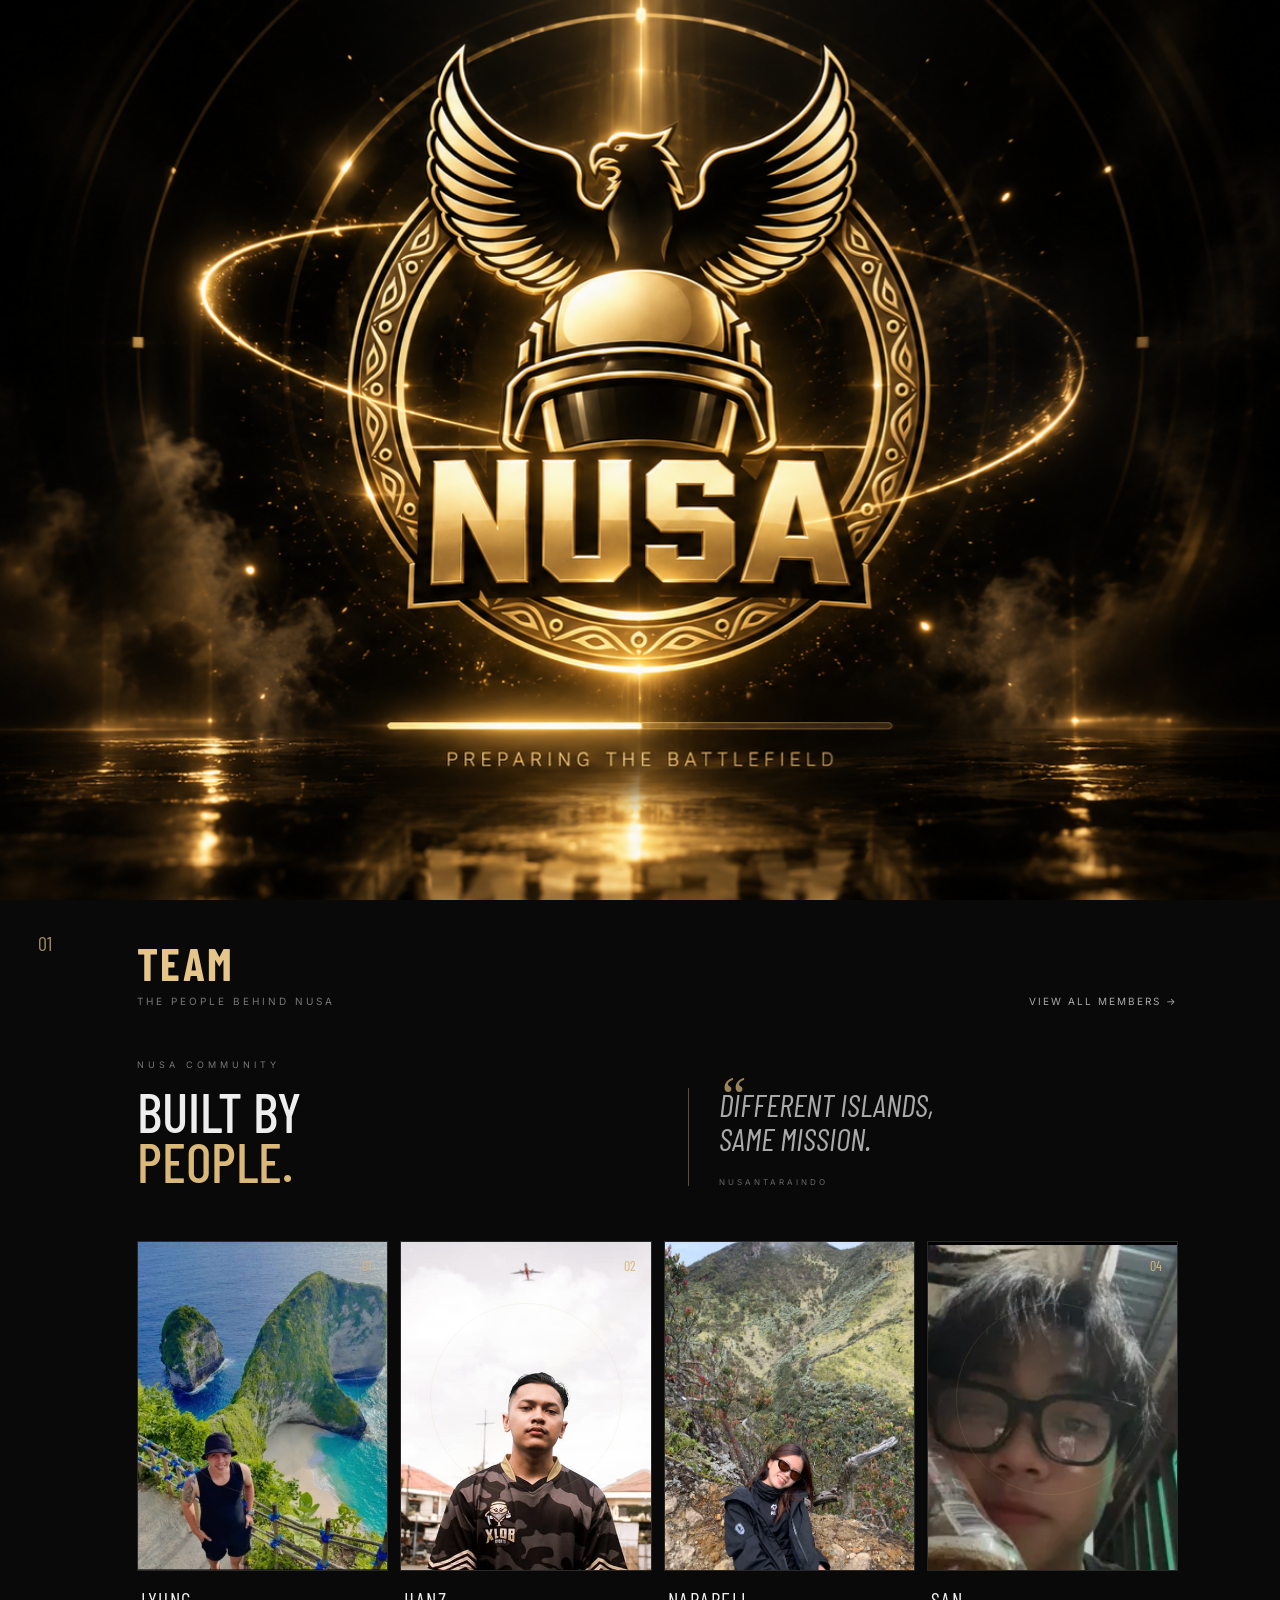
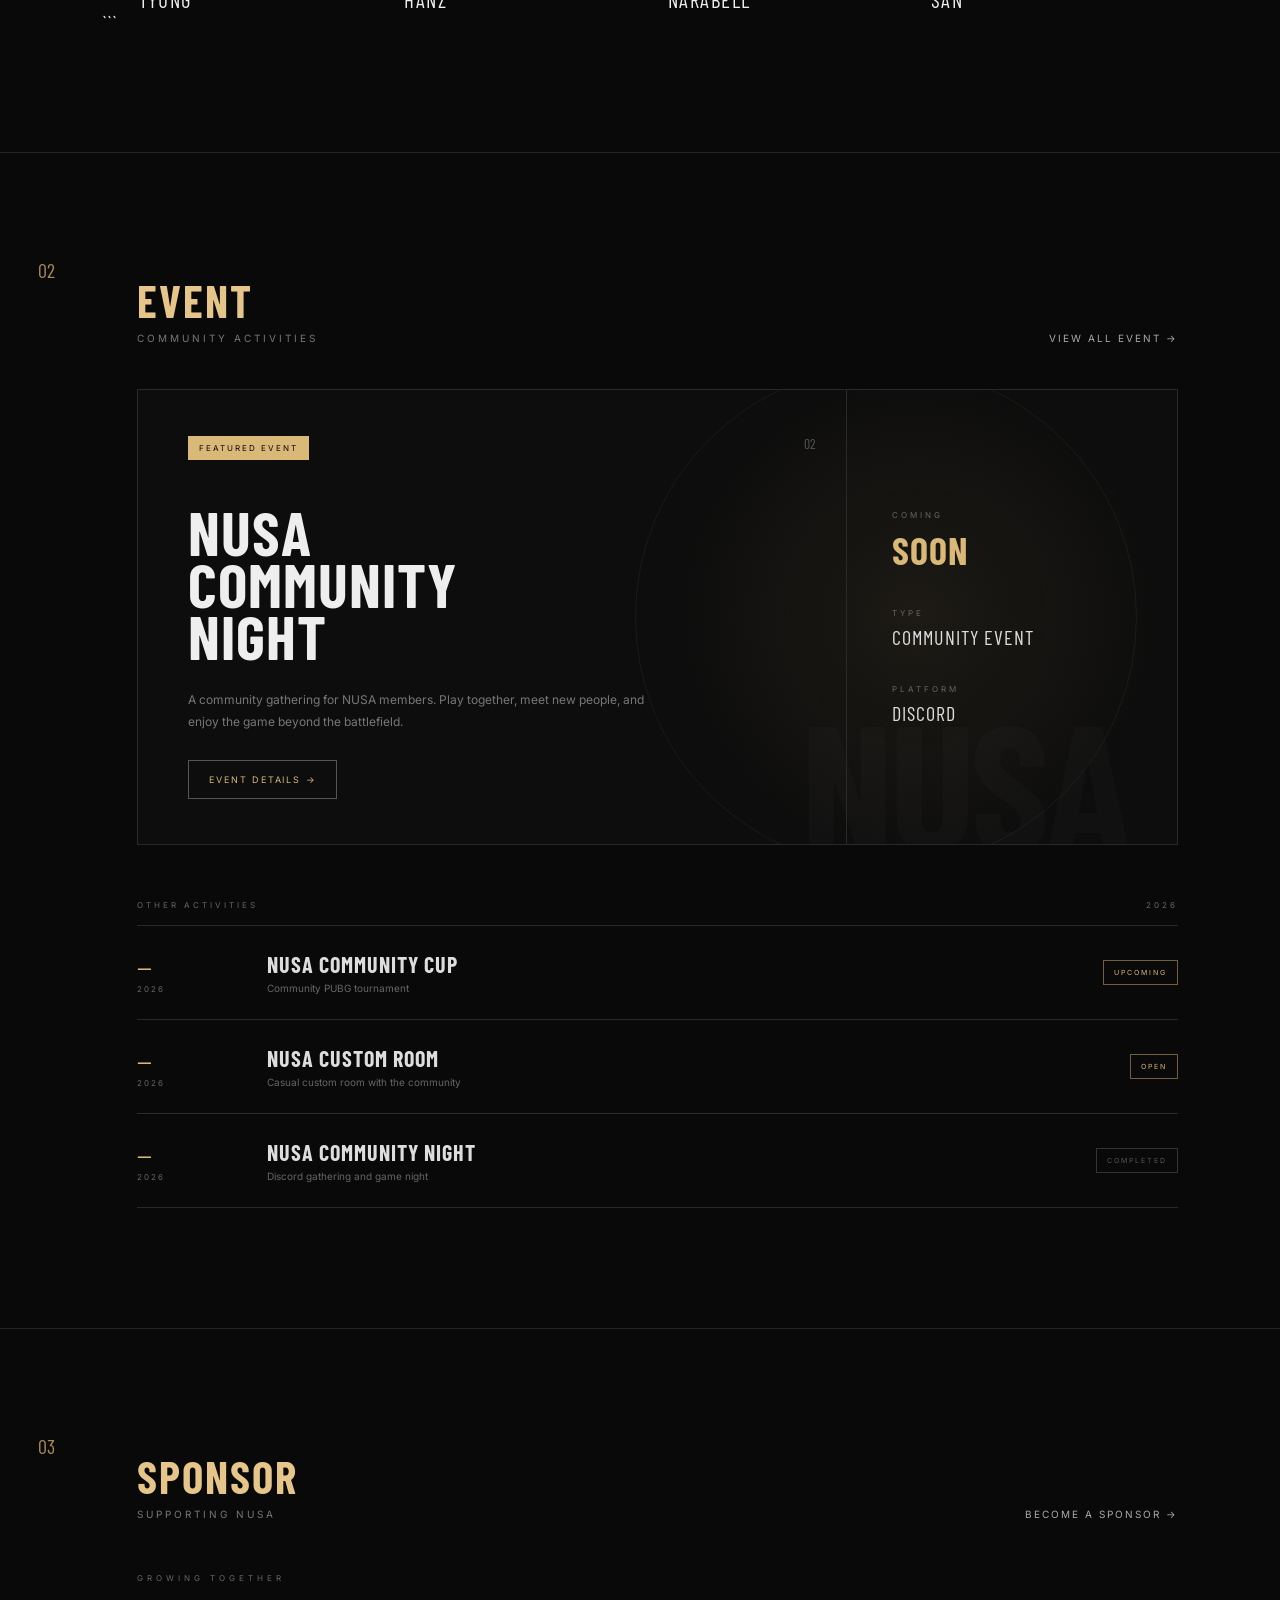
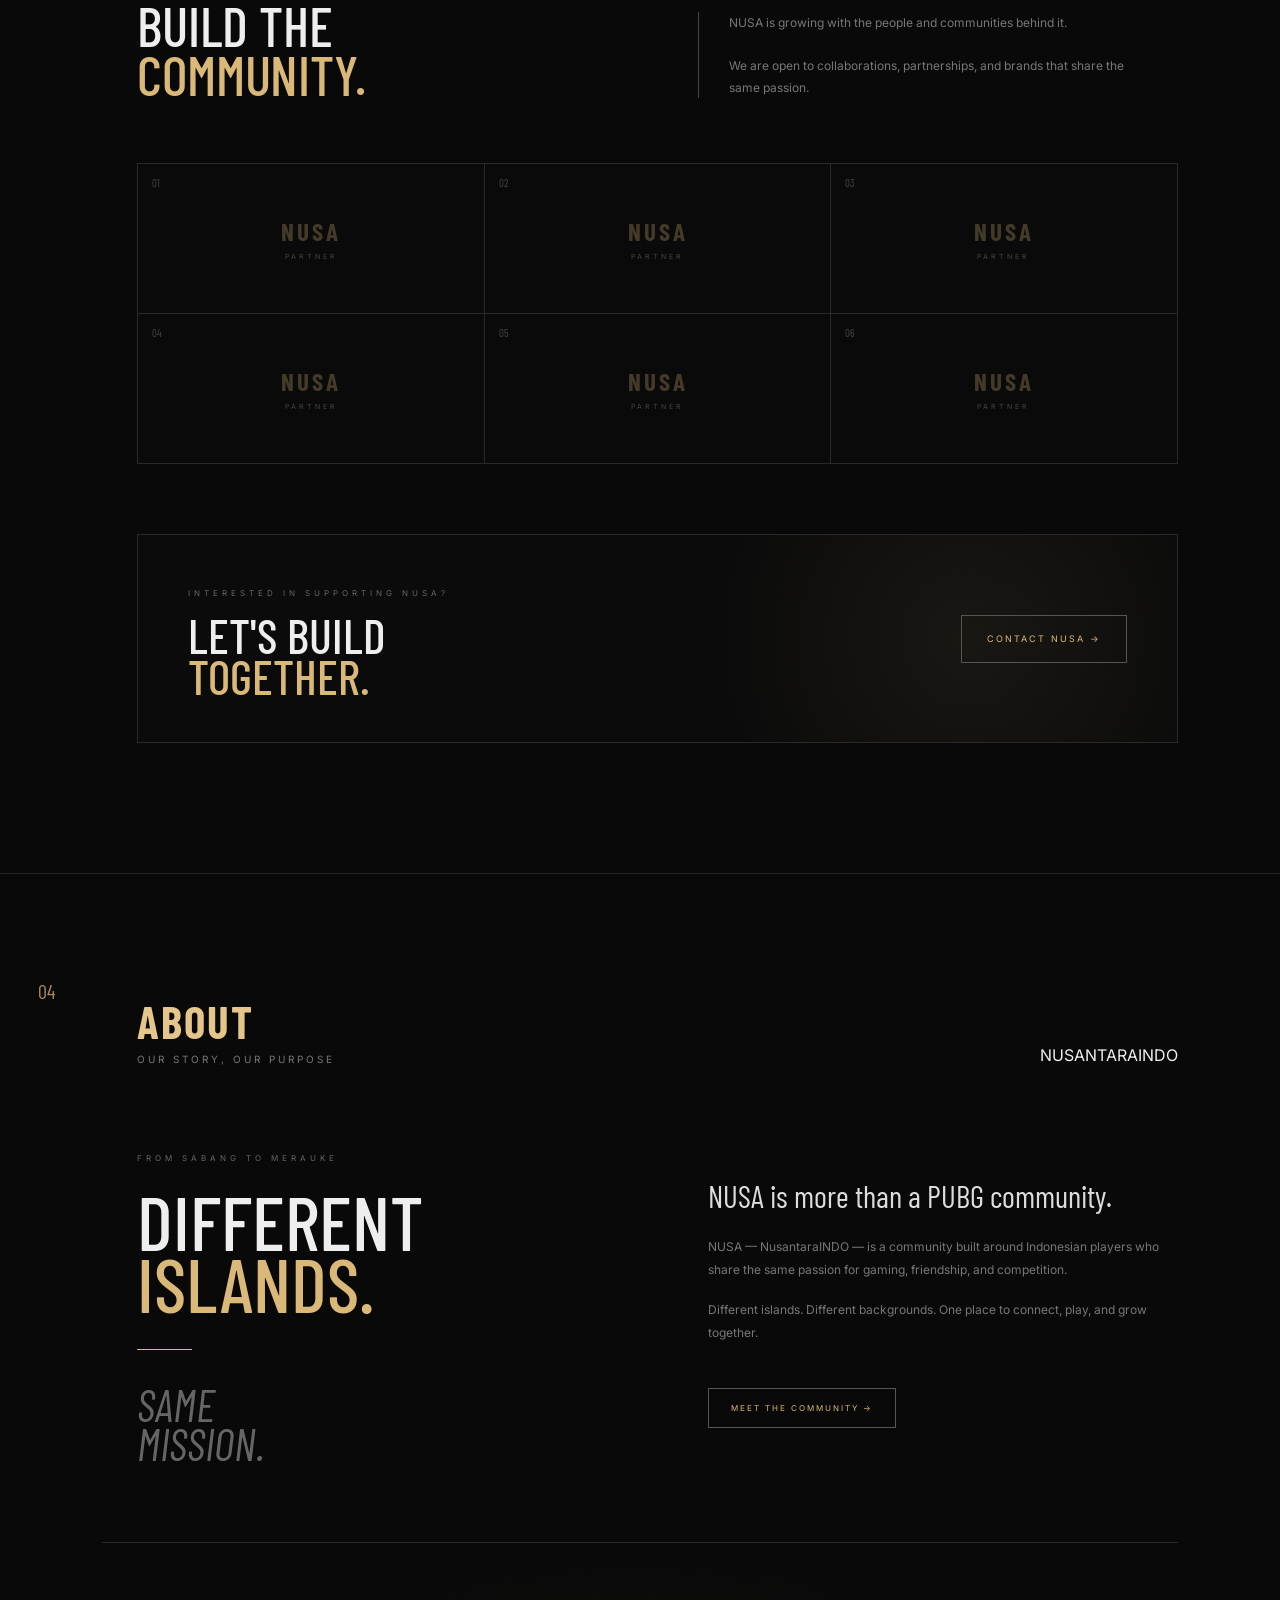
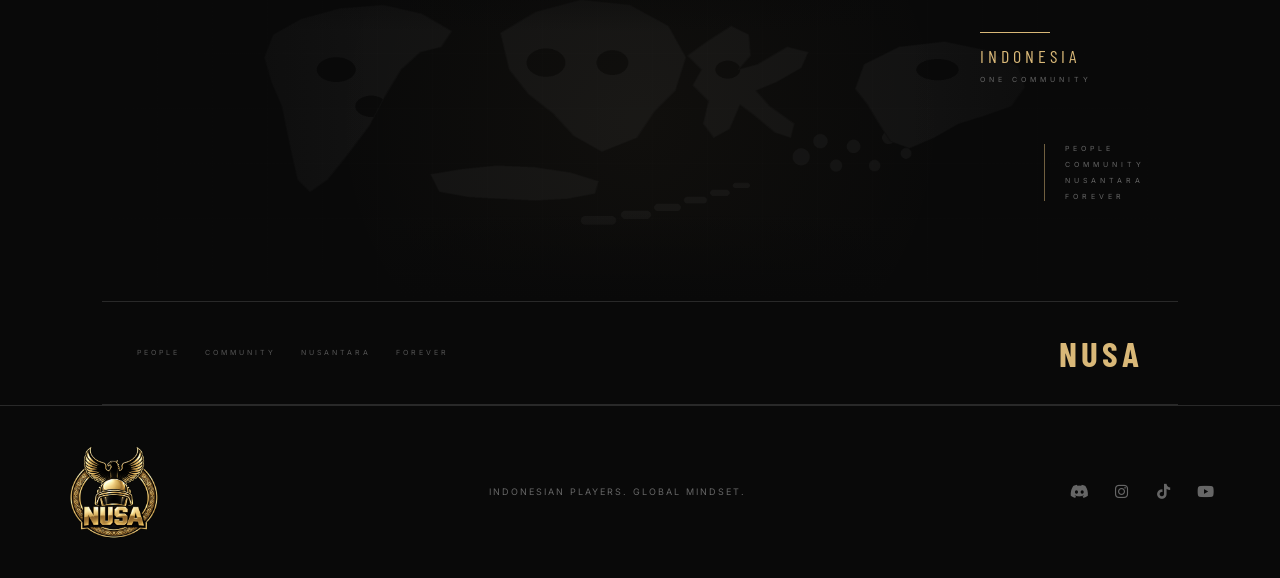
<file: index.html>
<!DOCTYPE html>
<html lang="id">
<head>
    <meta charset="UTF-8">
    <meta name="viewport" content="width=device-width, initial-scale=1.0">

    <title>NUSA — NusantaraINDO</title>

    <link rel="stylesheet" href="style.css">

    <link
    rel="stylesheet"
    href="https://cdnjs.cloudflare.com/ajax/libs/font-awesome/6.7.2/css/all.min.css"
>
</head>

<body>

    <!-- ================= PRELOADER ================= -->

    <div id="preloader">
        <img src="assets/nusa-animation.gif" alt="NUSA">
    </div>


    <!-- ================= NAVBAR ================= -->

    <header class="navbar">

        <div class="nav-logo">
            <img src="assets/logo-nusa.png" alt="NUSA">
        </div>

        <nav>
            <a href="#home" class="active">HOME</a>
            <a href="#team">TEAM</a>
            <a href="#event">EVENT</a>
            <a href="#sponsor">SPONSOR</a>
            <a href="#about">ABOUT</a>
        </nav>
        
        <button class="menu-toggle" aria-label="Open menu">
    ☰
</button>

        <a href="https://discord.gg/76kXFUEPv" class="join-btn" target="_blank" rel="noopener noreferrer">
    JOIN US <span>→</span>
        </a>

    </header>


    <!-- ================= HOME ================= -->

    <main>

        <section id="home" class="hero">

            <div class="hero-content">

                <p class="small-title">
                    INDONESIAN PLAYERS<br>
                    GLOBAL MINDSET
                </p>

                <h1>
                    ONE SQUAD.<br>
                    ONE NATION.<br>
                    ONE <span>NUSA.</span>
                </h1>

                <div class="line"></div>

                <p class="hero-description">
                    A PUBG community from Indonesia,
                    united by the same passion.
                    Different islands, one squad, one goal.
                </p>

                <div class="hero-buttons">

                    <a href="https://discord.gg/76kXFUEPv" class="btn-primary" target="_blank" rel="noopener noreferrer">
                        JOIN THE SQUAD →
                    </a>

                    <a href="#about" class="btn-secondary">
                        EXPLORE →
                    </a>

                </div>

            </div>


            <div class="hero-logo">

                <img src="assets/logo-nusa.png" alt="NUSA">

                <p>NusantaraINDO</p>

            </div>


            <div class="hero-side-text">
                MORE<br>
                THAN<br>
                A GAME
            </div>

        </section>


       <!-- ================= TEAM ================= -->

<section id="team" class="section team-section">

    <div class="section-number">01</div>

    <div class="section-header">

        <div>
            <h2>TEAM</h2>
            <p>THE PEOPLE BEHIND NUSA</p>
        </div>

        <a href="members.html">
        VIEW ALL MEMBERS →
        </a>

    </div>


    <div class="team-intro">

        <div class="team-intro-text">
            <span>NUSA COMMUNITY</span>

            <h3>
                BUILT BY<br>
                <strong>PEOPLE.</strong>
            </h3>
        </div>

        <div class="team-quote">
            <span>“</span>

            DIFFERENT ISLANDS,<br>
            SAME MISSION.

            <small>
                NUSANTARAINDO
            </small>
        </div>

    </div>


<div class="team-grid">

    <!-- MEMBER 01 -->
    <div class="member-card">
        <div class="member-photo">
            <div class="member-number">01</div>
            <img src="assets/member-01.jpg" alt="Nama Anggota 1">
        </div>
        <div class="member-name">IYUNG</div>
    </div>

    <!-- MEMBER 02 -->
    <div class="member-card">
        <div class="member-photo">
            <div class="member-number">02</div>
            <img src="assets/member-02.jpg" alt="Nama Anggota 2">
        </div>
        <div class="member-name">HANZ</div>
    </div>

    <!-- MEMBER 03 -->
    <div class="member-card">
        <div class="member-photo">
            <div class="member-number">03</div>
            <img src="assets/member-03.jpg" alt="Nama Anggota 3">
        </div>
        <div class="member-name">NARABELL</div>
    </div>

    <!-- MEMBER 04 -->
    <div class="member-card">
        <div class="member-photo">
            <div class="member-number">04</div>
            <img src="assets/member-04.jpg" alt="Nama Anggota 4">
        </div>
        <div class="member-name">SAN</div>
    </div>

</div>
```
</section>


       <!-- ================= EVENT ================= -->

<section id="event" class="section event-section">

    <div class="section-number">02</div>

    <div class="section-header">

        <div>
            <h2>EVENT</h2>
            <p>COMMUNITY ACTIVITIES</p>
        </div>

        <a href="https://discord.gg/76kXFUEPv" target="_blank" rel="noopener noreferrer">
            VIEW ALL EVENT →
        </a>

    </div>


    <!-- FEATURED EVENT -->

    <div class="featured-event">

        <div class="featured-event-main">

            <div class="event-label">
                FEATURED EVENT
            </div>

            <div class="event-number">
                02
            </div>

            <h3>
                NUSA<br>
                COMMUNITY<br>
                NIGHT
            </h3>

            <p>
                A community gathering for NUSA members.
                Play together, meet new people, and enjoy
                the game beyond the battlefield.
            </p>

            <a href="https://discord.gg/76kXFUEPv" class="event-button" target="_blank" rel="noopener noreferrer">
                EVENT DETAILS →
            </a>

        </div>


        <div class="featured-event-side">

            <div class="event-date">
                <span>COMING</span>
                <strong>SOON</strong>
            </div>

            <div class="event-type">
                <span>TYPE</span>
                COMMUNITY EVENT
            </div>

            <div class="event-location">
                <span>PLATFORM</span>
                DISCORD
            </div>

        </div>

    </div>


    <!-- EVENT LIST -->

    <div class="event-list-title">
        <span>OTHER ACTIVITIES</span>
        <span>2026</span>
    </div>


    <div class="event-list">

        <div class="community-event">

            <div class="community-event-date">
                <span>--</span>
                <small>2026</small>
            </div>

            <div class="community-event-info">

                <h3>
                    NUSA COMMUNITY CUP
                </h3>

                <p>
                    Community PUBG tournament
                </p>

            </div>

            <div class="community-event-status">
                UPCOMING
            </div>

        </div>


        <div class="community-event">

            <div class="community-event-date">
                <span>--</span>
                <small>2026</small>
            </div>

            <div class="community-event-info">

                <h3>
                    NUSA CUSTOM ROOM
                </h3>

                <p>
                    Casual custom room with the community
                </p>

            </div>

            <div class="community-event-status">
                OPEN
            </div>

        </div>


        <div class="community-event">

            <div class="community-event-date">
                <span>--</span>
                <small>2026</small>
            </div>

            <div class="community-event-info">

                <h3>
                    NUSA COMMUNITY NIGHT
                </h3>

                <p>
                    Discord gathering and game night
                </p>

            </div>

            <div class="community-event-status completed">
                COMPLETED
            </div>

        </div>

    </div>

</section>

       <!-- ================= SPONSOR ================= -->

<section id="sponsor" class="section sponsor-section">

    <div class="section-number">03</div>

    <div class="section-header">

        <div>
            <h2>SPONSOR</h2>
            <p>SUPPORTING NUSA</p>
        </div>

        <a href="https://discord.gg/76kXFUEPv" target="_blank" rel="noopener noreferrer">
            BECOME A SPONSOR →
        </a>

    </div>


    <div class="sponsor-intro">

        <div class="sponsor-heading">

            <span>GROWING TOGETHER</span>

            <h3>
                BUILD THE<br>
                <strong>COMMUNITY.</strong>
            </h3>

        </div>


        <div class="sponsor-description">

            NUSA is growing with the people
            and communities behind it.

            <br><br>

            We are open to collaborations,
            partnerships, and brands that
            share the same passion.

        </div>

    </div>


    <!-- SPONSOR PLACEHOLDERS -->

    <div class="sponsor-grid">

        <div class="sponsor-card">
            <span>01</span>
            <strong>NUSA</strong>
            <small>PARTNER</small>
        </div>

        <div class="sponsor-card">
            <span>02</span>
            <strong>NUSA</strong>
            <small>PARTNER</small>
        </div>

        <div class="sponsor-card">
            <span>03</span>
            <strong>NUSA</strong>
            <small>PARTNER</small>
        </div>

        <div class="sponsor-card">
            <span>04</span>
            <strong>NUSA</strong>
            <small>PARTNER</small>
        </div>

        <div class="sponsor-card">
            <span>05</span>
            <strong>NUSA</strong>
            <small>PARTNER</small>
        </div>

        <div class="sponsor-card">
            <span>06</span>
            <strong>NUSA</strong>
            <small>PARTNER</small>
        </div>

    </div>


    <!-- CTA -->

    <div class="sponsor-cta">

        <div>
            <span>INTERESTED IN SUPPORTING NUSA?</span>

            <h3>
                LET'S BUILD<br>
                <strong>TOGETHER.</strong>
            </h3>
        </div>

        <a href="https://discord.gg/76kXFUEPv" target="_blank" rel="noopener noreferrer">
            CONTACT NUSA →
        </a>

    </div>

</section>


        <!-- ================= ABOUT ================= -->

<section id="about" class="section about-section">

    <div class="section-number">04</div>

    <div class="section-header">

        <div>
            <h2>ABOUT</h2>
            <p>OUR STORY, OUR PURPOSE</p>
        </div>

        <span class="about-label">
            NUSANTARAINDO
        </span>

    </div>


    <div class="about-main">

        <!-- LEFT -->

        <div class="about-statement">

            <span>FROM SABANG TO MERAUKE</span>

            <h3>
                DIFFERENT<br>
                <strong>ISLANDS.</strong>
            </h3>

            <div class="about-line"></div>

            <h4>
                SAME<br>
                MISSION.
            </h4>

        </div>


        <!-- RIGHT -->

        <div class="about-content">

            <p class="about-lead">
                NUSA is more than a PUBG community.
            </p>

            <p>
                NUSA — NusantaraINDO — is a community
                built around Indonesian players who share
                the same passion for gaming, friendship,
                and competition.
            </p>

            <p>
                Different islands. Different backgrounds.
                One place to connect, play, and grow
                together.
            </p>

            <a href="https://discord.gg/76kXFUEPv" class="about-button" target="_blank" rel="noopener noreferrer">
            MEET THE COMMUNITY →
            </a>

        </div>

    </div>


    <!-- INDONESIA VISUAL -->

    <div class="about-map">

    <div class="map-grid"></div>

    <img
        src="assets/indonesia-map.png"
        alt="Indonesia"
        class="indonesia-map"
    >

    <div class="map-overlay"></div>

    <div class="map-caption">
        <span>INDONESIA</span>
        <small>ONE COMMUNITY</small>
    </div>

    <div class="map-side-text">
        <span>PEOPLE</span>
        <span>COMMUNITY</span>
        <span>NUSANTARA</span>
        <span>FOREVER</span>
    </div>

</div>


    <!-- FINAL STATEMENT -->

    <div class="about-footer">

        <div>
            <span>PEOPLE</span>
            <span>COMMUNITY</span>
            <span>NUSANTARA</span>
            <span>FOREVER</span>
        </div>

        <strong>
            NUSA
        </strong>

    </div>

</section>

    <!-- ================= FOOTER ================= -->

    <footer>

        <div class="footer-logo">
            <img src="assets/logo-nusa.png" alt="NUSA">
        </div>

        <p>
            INDONESIAN PLAYERS. GLOBAL MINDSET.
        </p>

        <div class="social">

            <a
            href="https://discord.gg/76kXFUEPv"
            target="_blank"
            rel="noopener noreferrer"
            aria-label="NUSA Discord"
    >
                <i class="fa-brands fa-discord"></i>
            </a>

            <span aria-label="Instagram">
                <i class="fa-brands fa-instagram"></i>
            </span>

            <span aria-label="TikTok">
                <i class="fa-brands fa-tiktok"></i>
            </span>

            <span aria-label="YouTube">
                <i class="fa-brands fa-youtube"></i>
            </span>

</div>

</div>

    </footer>


    <script src="script.js"></script>

</body>
</html>
</file>
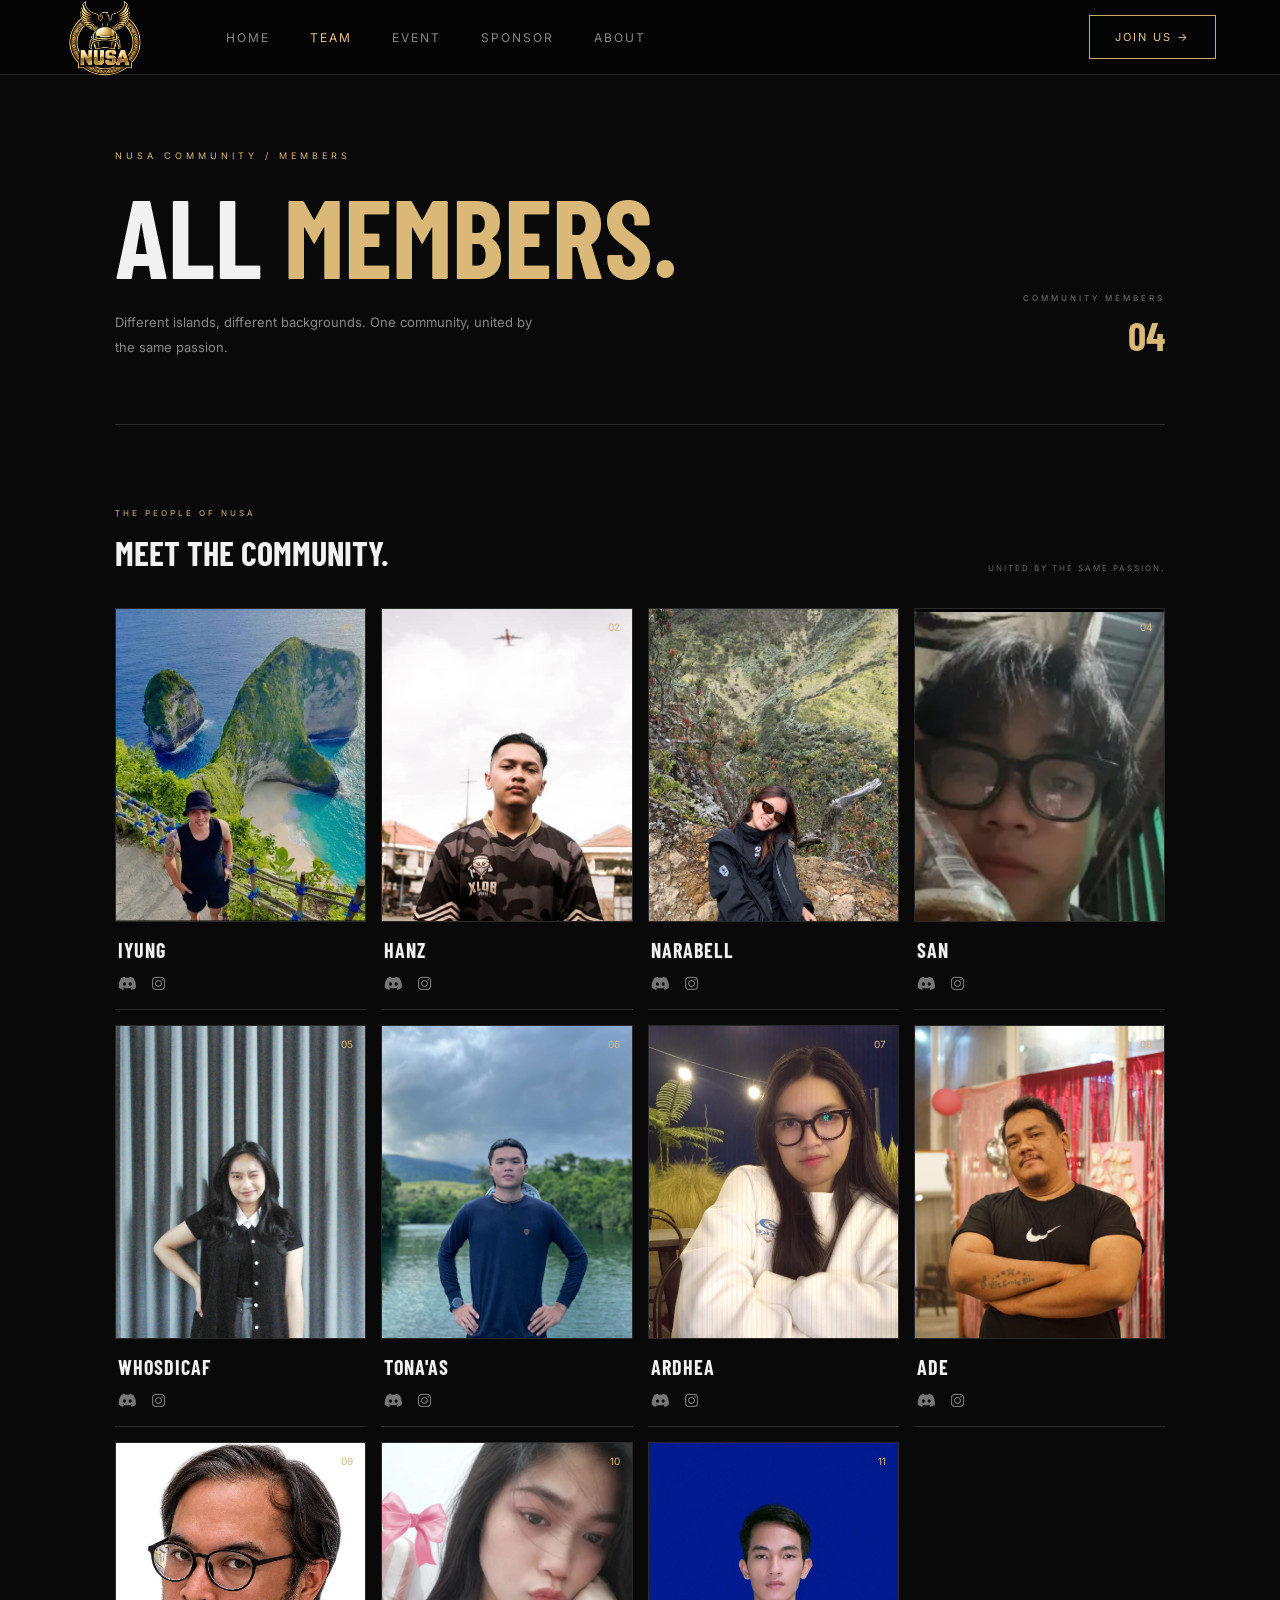
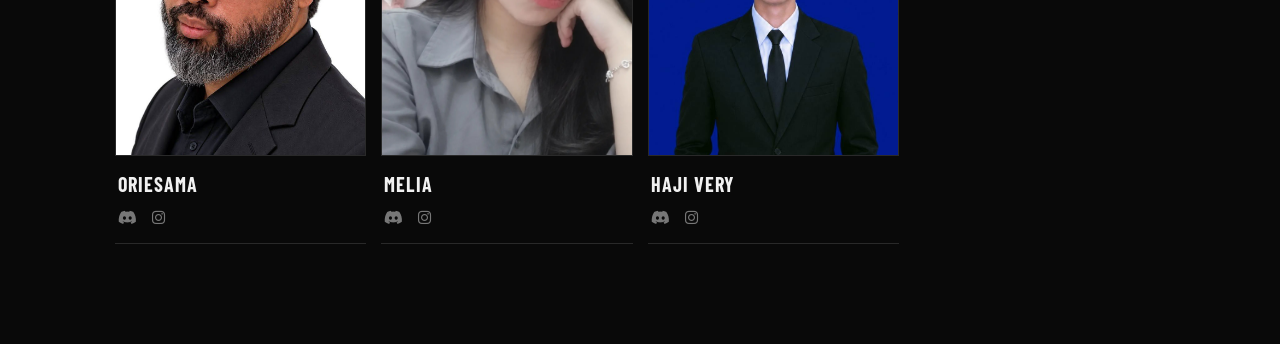
<file: members.html>
<!DOCTYPE html>
<html lang="id">

<head>
    <meta charset="UTF-8">
    <meta name="viewport" content="width=device-width, initial-scale=1.0">

    <title>NUSA — All Members</title>

    <link rel="stylesheet" href="style.css">
    <link rel="stylesheet" href="members.css">

    <link
        rel="stylesheet"
        href="https://cdnjs.cloudflare.com/ajax/libs/font-awesome/6.7.2/css/all.min.css"
    >
</head>

<body>

    <!-- NAVBAR -->
   
<header class="navbar">

    <div class="nav-logo">
        <a href="index.html">
            <img src="assets/logo-nusa.png" alt="NUSA">
        </a>
    </div>

    <nav>
        <a href="index.html#home">HOME</a>
        <a href="index.html#team" class="active">TEAM</a>
        <a href="index.html#event">EVENT</a>
        <a href="index.html#sponsor">SPONSOR</a>
        <a href="index.html#about">ABOUT</a>
    </nav>

    <a href="https://discord.gg/Gjk4y7gCj"
       target="_blank"
       rel="noopener noreferrer"
       class="join-btn">
        JOIN US <span>→</span>
    </a>

</header>

    <main>

        
<section class="members-page">

    <!-- MEMBERS HERO -->
    <div class="members-hero">
        <span class="members-label">NUSA COMMUNITY / MEMBERS</span>

        <h1>
            ALL <span>MEMBERS.</span>
        </h1>

        <p>
            Different islands, different backgrounds.
            One community, united by the same passion.
        </p>

        <div class="members-count">
            <span>COMMUNITY MEMBERS</span>
            <strong>04</strong>
        </div>
    </div>


    <!-- MEMBER DIRECTORY -->
    <div class="members-directory">

        <div class="directory-heading">
            <div>
                <span>THE PEOPLE OF NUSA</span>
                <h2>MEET THE COMMUNITY.</h2>
            </div>

            <p>UNITED BY THE SAME PASSION.</p>
        </div>


        <div class="members-grid">

            <!-- MEMBER 01 -->
            <article class="directory-card">
                <div class="directory-photo">
                    <img src="assets/member-01.jpg" alt="Iyung">
                    <span class="directory-number">01</span>
                </div>
                <div class="directory-info">
                    <h3>IYUNG</h3>

                    <div class="member-socials">
                        <a href="LINK_DISCORD_IYUNG"
                        target="_blank"
                        rel="noopener noreferrer"
                        aria-label="Discord">
                            <i class="fa-brands fa-discord"></i>
                        </a>

                        <a href="LINK_INSTAGRAM_IYUNG"
                        target="_blank"
                        rel="noopener noreferrer"
                        aria-label="Instagram">
                            <i class="fa-brands fa-instagram"></i>
                        </a>
                    </div>
                </div>
            </article>


            <!-- MEMBER 02 -->
            <article class="directory-card">
                <div class="directory-photo">
                    <img src="assets/member-02.jpg" alt="Hanz">
                    <span class="directory-number">02</span>
                </div>
                <div class="directory-info">
                    <h3>HANZ</h3>

                    <div class="member-socials">
                        <a href="LINK_DISCORD_HANZ"
                        target="_blank"
                        rel="noopener noreferrer"
                        aria-label="Discord">
                            <i class="fa-brands fa-discord"></i>
                        </a>

                        <a href="LINK_INSTAGRAM_HANZ"
                        target="_blank"
                        rel="noopener noreferrer"
                        aria-label="Instagram">
                            <i class="fa-brands fa-instagram"></i>
                        </a>
                    </div>
                </div>
            </article>


            <!-- MEMBER 03 -->
            <article class="directory-card">
                <div class="directory-photo">
                    <img src="assets/member-03.jpg" alt="Narabell">
                    <span class="directory-number">03</span>
                </div>
                <div class="directory-info">
                    <h3>NARABELL</h3>

                    <div class="member-socials">
                        <a href="LINK_DISCORD_NARABELL"
                        target="_blank"
                        rel="noopener noreferrer"
                        aria-label="Discord">
                            <i class="fa-brands fa-discord"></i>
                        </a>

                        <a href="LINK_INSTAGRAM_NARABELL"
                        target="_blank"
                        rel="noopener noreferrer"
                        aria-label="Instagram">
                            <i class="fa-brands fa-instagram"></i>
                        </a>
                    </div>
                </div>
            </article>


            <!-- MEMBER 04 -->
            <article class="directory-card">
                <div class="directory-photo">
                    <img src="assets/member-04.jpg" alt="San">
                    <span class="directory-number">04</span>
                </div>          
                <div class="directory-info">
                    <h3>SAN</h3>
                    <div class="member-socials">
                        <a href="LINK_DISCORD_SAN"
                        target="_blank"
                        rel="noopener noreferrer"
                        aria-label="Discord">
                            <i class="fa-brands fa-discord"></i>
                        </a>

                        <a href="LINK_INSTAGRAM_SAN"
                        target="_blank"
                        rel="noopener noreferrer"
                        aria-label="Instagram">
                            <i class="fa-brands fa-instagram"></i>
                        </a>
                    </div>
                </div>
            </article>

            <!-- MEMBER 05 -->
            <article class="directory-card">
                <div class="directory-photo">
                    <img src="assets/member-05.jpg" alt="WHOSDICAF">
                    <span class="directory-number">05</span>
                </div>          
                <div class="directory-info">
                    <h3>WHOSDICAF</h3>
                    <div class="member-socials">
                        <a href="LINK_DISCORD_WHOSDICAF"
                        target="_blank"
                        rel="noopener noreferrer"
                        aria-label="Discord">
                            <i class="fa-brands fa-discord"></i>
                        </a>

                        <a href="LINK_INSTAGRAM_WHOSDICAF"
                        target="_blank"
                        rel="noopener noreferrer"
                        aria-label="Instagram">
                            <i class="fa-brands fa-instagram"></i>
                        </a>
                    </div>
                </div>
            </article>

            <!-- MEMBER 06 -->
            <article class="directory-card">
                <div class="directory-photo">
                    <img src="assets/member-06.jpg" alt="TONA'AS">
                    <span class="directory-number">06</span>
                </div>          
                <div class="directory-info">
                    <h3>TONA'AS</h3>
                    <div class="member-socials">
                        <a href="LINK_DISCORD_TONA'AS"
                        target="_blank"
                        rel="noopener noreferrer"
                        aria-label="Discord">
                            <i class="fa-brands fa-discord"></i>
                        </a>

                        <a href="LINK_INSTAGRAM_TONA'AS"
                        target="_blank"
                        rel="noopener noreferrer"
                        aria-label="Instagram">
                            <i class="fa-brands fa-instagram"></i>
                        </a>
                    </div>
                </div>
                </article>

            <!-- MEMBER 07 -->
            <article class="directory-card">
                <div class="directory-photo">
                    <img src="assets/member-07.jpg" alt="ARDHEA">
                    <span class="directory-number">07</span>
                </div>          
                <div class="directory-info">
                    <h3>ARDHEA</h3>
                    <div class="member-socials">
                        <a href="LINK_DISCORD_ARDHEA"
                        target="_blank"
                        rel="noopener noreferrer"
                        aria-label="Discord">
                            <i class="fa-brands fa-discord"></i>
                        </a>

                        <a href="LINK_INSTAGRAM_ARDHEA"
                        target="_blank"
                        rel="noopener noreferrer"
                        aria-label="Instagram">
                            <i class="fa-brands fa-instagram"></i>
                        </a>
                    </div>
                </div>
            </article>

            <!-- MEMBER 08 -->
            <article class="directory-card">
                <div class="directory-photo">
                    <img src="assets/member-08.jpg" alt="ADE">
                    <span class="directory-number">08</span>
                </div>          
                <div class="directory-info">
                    <h3>ADE</h3>
                    <div class="member-socials">
                        <a href="LINK_DISCORD_ADE"
                        target="_blank"
                        rel="noopener noreferrer"
                        aria-label="Discord">
                            <i class="fa-brands fa-discord"></i>
                        </a>

                        <a href="LINK_INSTAGRAM_ADE"
                        target="_blank"
                        rel="noopener noreferrer"
                        aria-label="Instagram">
                            <i class="fa-brands fa-instagram"></i>
                        </a>
                    </div>
                </div>
            </article>

            <!-- MEMBER 09 -->
            <article class="directory-card">
                <div class="directory-photo">
                    <img src="assets/member-09.jpg" alt="ORIESAMA">
                    <span class="directory-number">09</span>
                </div>          
                <div class="directory-info">
                    <h3>ORIESAMA</h3>
                    <div class="member-socials">
                        <a href="LINK_DISCORD_ORIESAMA"
                        target="_blank"
                        rel="noopener noreferrer"
                        aria-label="Discord">
                            <i class="fa-brands fa-discord"></i>
                        </a>

                        <a href="LINK_INSTAGRAM_ORIESAMA"
                        target="_blank"
                        rel="noopener noreferrer"
                        aria-label="Instagram">
                            <i class="fa-brands fa-instagram"></i>
                        </a>
                    </div>
                </div>
            </article>

            <!-- MEMBER 10 -->
            <article class="directory-card">
                <div class="directory-photo">
                    <img src="assets/member-10.jpg" alt="MELIA">
                    <span class="directory-number">10</span>
                </div>          
                <div class="directory-info">
                    <h3>MELIA</h3>
                    <div class="member-socials">
                        <a href="LINK_DISCORD_MELIA"
                        target="_blank"
                        rel="noopener noreferrer"
                        aria-label="Discord">
                            <i class="fa-brands fa-discord"></i>
                        </a>

                        <a href="LINK_INSTAGRAM_MELIA"
                        target="_blank"
                        rel="noopener noreferrer"
                        aria-label="Instagram">
                            <i class="fa-brands fa-instagram"></i>
                        </a>
                    </div>
                </div>
            </article>

            <!-- MEMBER 11 -->
            <article class="directory-card">
                <div class="directory-photo">
                    <img src="assets/member-11.jpg" alt="HAJI VERY">
                    <span class="directory-number">11</span>
                </div>          
                <div class="directory-info">
                    <h3>HAJI VERY</h3>
                    <div class="member-socials">
                        <a href="LINK_DISCORD_VERY"
                        target="_blank"
                        rel="noopener noreferrer"
                        aria-label="Discord">
                            <i class="fa-brands fa-discord"></i>
                        </a>

                        <a href="LINK_INSTAGRAM_VERY"
                        target="_blank"
                        rel="noopener noreferrer"
                        aria-label="Instagram">
                            <i class="fa-brands fa-instagram"></i>
                        </a>
                    </div>
                </div>
            </article>
            
        </div>

    </div>

</section>

    </main>

    <!-- FOOTER -->

</body>
</html>
</file>
<file: style.css>
@import url('https://fonts.googleapis.com/css2?family=Barlow+Condensed:wght@400;500;600;700&family=Inter:wght@300;400;500;600&display=swap');


/* ================= RESET ================= */

* {
    margin: 0;
    padding: 0;
    box-sizing: border-box;
}

html {
    scroll-behavior: smooth;
}

body {
    background: #090909;
    color: #eee;
    font-family: 'Inter', sans-serif;
}

a {
    color: inherit;
    text-decoration: none;
}


/* ================= STARTUP SCREEN ================= */

#preloader {
    position: fixed;
    inset: 0;

    width: 100vw;
    height: 100vh;

    background: #000;

    display: flex;
    align-items: center;
    justify-content: center;

    z-index: 9999;

    opacity: 1;
    visibility: visible;

    overflow: hidden;

    transition:
        opacity 1s ease,
        visibility 1s ease;
}


/* Startup image */

#preloader img {
    width: 100vw;
    height: 100vh;

    max-width: none;

    object-fit: cover;

    display: block;

    transform: scale(1);

    animation: startupZoom 3.2s ease forwards;
}


/* Saat startup selesai */

#preloader.hide {
    opacity: 0;
    visibility: hidden;
    pointer-events: none;
}


/* Zoom cinematic */

@keyframes startupZoom {

    0% {
        transform: scale(1.02);
    }

    70% {
        transform: scale(1.06);
    }

    100% {
        transform: scale(1.1);
    }

}


/* ================= NAVBAR ================= */

.navbar {
    position: fixed;

    top: 0;
    left: 0;

    width: 100%;
    height: 75px;

    display: flex;
    align-items: center;

    padding: 0 5%;

    background: rgba(5, 5, 5, 0.92);

    border-bottom: 1px solid #252525;

    z-index: 1000;
}

.nav-logo img {
    width: 82px;
    height: auto;
    display: block;
}

.navbar nav {
    display: flex;
    gap: 40px;

    margin-left: 80px;
}

.navbar nav a {
    font-size: 12px;
    letter-spacing: 2px;

    color: #888;

    transition: 0.3s;
}

.navbar nav a:hover,
.navbar nav a.active {
    color: #e5c58a;
}

.join-btn {
    margin-left: auto;

    padding: 14px 25px;

    border: 1px solid #c9a96a;

    color: #e5c58a;

    font-size: 11px;
    letter-spacing: 2px;

    transition: 0.3s;
}

.join-btn:hover {
    background: #c9a96a;
    color: #000;
}


/* ================= HERO ================= */

.hero {
    min-height: calc(100vh - 75px);

    position: relative;

    display: flex;
    align-items: center;

    overflow: hidden;

    padding: 110px 8% 70px;

    background:
        radial-gradient(
            circle at 72% 48%,
            rgba(201, 169, 106, 0.10),
            transparent 28%
        ),
        radial-gradient(
            circle at 50% 100%,
            rgba(201, 169, 106, 0.04),
            transparent 35%
        ),
        #090909;
}


/* ================= HERO TEXTURE ================= */

.hero::before {
    content: "";

    position: absolute;

    inset: 0;

    opacity: 0.18;

    background-image:
        linear-gradient(
            90deg,
            transparent 49.8%,
            rgba(201,169,106,0.08) 50%,
            transparent 50.2%
        ),
        linear-gradient(
            rgba(255,255,255,0.018) 1px,
            transparent 1px
        );

    background-size:
        100% 100%,
        100% 5px;

    pointer-events: none;
}


/* ================= DECORATIVE CIRCLE ================= */

.hero::after {
    content: "";

    position: absolute;

    width: 720px;
    height: 720px;

    right: 5%;
    top: 50%;

    transform: translateY(-50%);

    border: 1px solid rgba(201,169,106,0.12);

    border-radius: 50%;

    box-shadow:
        0 0 0 60px rgba(201,169,106,0.015),
        0 0 0 120px rgba(201,169,106,0.008);

    pointer-events: none;
}


/* ================= HERO CONTENT ================= */

.hero-content {
    width: 48%;

    position: relative;

    z-index: 3;
}


.small-title {
    font-size: 10px;

    letter-spacing: 4px;

    line-height: 1.8;

    color: #888;

    margin-bottom: 32px;
}


.hero h1 {
    font-family: 'Barlow Condensed', sans-serif;

    font-size: clamp(58px, 6vw, 94px);

    line-height: 0.88;

    font-weight: 600;

    letter-spacing: -2px;

    color: #eeeeee;
}


.hero h1 span {
    color: #d9b878;
}


.line {
    width: 42px;
    height: 2px;

    background: #d9b878;

    margin: 30px 0;
}


.hero-description {
    max-width: 430px;

    font-size: 13px;

    line-height: 1.8;

    color: #858585;
}


/* ================= HERO BUTTONS ================= */

.hero-buttons {
    display: flex;

    gap: 14px;

    margin-top: 32px;
}


.btn-primary,
.btn-secondary {
    display: inline-flex;

    align-items: center;

    justify-content: center;

    min-height: 48px;

    padding: 0 25px;

    font-size: 10px;

    letter-spacing: 1.8px;

    transition:
        background 0.3s ease,
        color 0.3s ease,
        border-color 0.3s ease,
        transform 0.3s ease;
}


.btn-primary {
    background: #d9b878;

    color: #080808;

    border: 1px solid #d9b878;
}


.btn-primary:hover {
    background: #edd49f;

    transform: translateY(-2px);
}


.btn-secondary {
    border: 1px solid #444;

    color: #ddd;

    background: rgba(255,255,255,0.01);
}


.btn-secondary:hover {
    border-color: #d9b878;

    color: #d9b878;

    transform: translateY(-2px);
}


/* ================= HERO LOGO ================= */

.hero-logo {
    position: absolute;

    z-index: 3;

    right: 14%;

    top: 50%;

    transform: translateY(-50%);

    width: 430px;

    text-align: center;
}


.hero-logo::before {
    content: "";

    position: absolute;

    width: 470px;
    height: 470px;

    left: 50%;
    top: 50%;

    transform: translate(-50%, -50%);

    border: 1px solid rgba(201,169,106,0.08);

    border-radius: 50%;
}


.hero-logo img {
    position: relative;

    width: 410px;

    max-width: 100%;

    display: block;

    margin: 0 auto;

    filter:
        drop-shadow(0 15px 35px rgba(0,0,0,0.7))
        drop-shadow(0 0 25px rgba(201,169,106,0.08));
}


.hero-logo p {
    position: relative;

    margin-top: -5px;

    font-family: 'Barlow Condensed', sans-serif;

    font-size: 20px;

    letter-spacing: 5px;

    color: #d9b878;
}


/* ================= HERO SIDE TEXT ================= */

.hero-side-text {
    position: absolute;

    right: 3.5%;

    top: 50%;

    transform: translateY(-50%);

    z-index: 3;

    font-size: 9px;

    line-height: 2;

    letter-spacing: 4px;

    color: #555;

    text-align: center;
}


/* ================= HERO DECORATIVE LINE ================= */

.hero-content::before {
    content: "";

    position: absolute;

    width: 1px;
    height: 90px;

    left: -35px;
    top: 50%;

    transform: translateY(-50%);

    background:
        linear-gradient(
            to bottom,
            transparent,
            #d9b878,
            transparent
        );

    opacity: 0.5;
}


/* ================= HERO SLIDE INDICATOR ================= */

.hero::marker {
    display: none;
}


/* ================= RESPONSIVE HERO ================= */

@media (max-width: 1100px) {

    .hero-logo {
        right: 8%;
    }

    .hero-logo img {
        width: 350px;
    }

    .hero-logo::before {
        width: 400px;
        height: 400px;
    }

    .hero-side-text {
        display: none;
    }
}


@media (max-width: 900px) {

    .hero {
        min-height: 850px;

        padding: 120px 8% 80px;

        align-items: flex-start;
    }

    .hero-content {
        width: 100%;
    }

    .hero-logo {
        position: absolute;

        right: 50%;

        top: 58%;

        transform: translate(50%, -50%);

        opacity: 0.18;

        width: 500px;
    }

    .hero-logo img {
        width: 420px;
    }

    .hero-logo p {
        display: none;
    }

    .hero::after {
        right: 50%;

        transform:
            translate(50%, -50%);
    }
}


@media (max-width: 600px) {

    .hero {
        min-height: 800px;

        padding: 110px 7% 60px;
    }

    .hero h1 {
        font-size: 55px;
    }

    .hero-description {
        max-width: 320px;
    }

    .hero-buttons {
        flex-wrap: wrap;
    }

    .hero-logo {
        top: 62%;

        width: 380px;
    }

    .hero-logo img {
        width: 340px;
    }

    .hero-logo::before {
        width: 360px;
        height: 360px;
    }

    .hero-content::before {
        display: none;
    }
}


/* ================= SECTION ================= */

.section {
    position: relative;

    padding: 100px 8%;

    border-top: 1px solid #242424;
}

.section-number {
    position: absolute;

    left: 3%;

    top: 105px;

    color: #a98b58;

    font-family: 'Barlow Condensed';

    font-size: 20px;
}

.section-header {
    display: flex;

    justify-content: space-between;

    align-items: end;

    margin-left: 35px;

    margin-bottom: 45px;
}

.section-header h2 {
    font-family: 'Barlow Condensed';

    font-size: 45px;

    letter-spacing: 2px;

    color: #e5c58a;
}

.section-header p {
    font-size: 10px;

    letter-spacing: 3px;

    color: #777;

    margin-top: 5px;
}

.section-header > a {
    font-size: 10px;

    letter-spacing: 2px;

    color: #aaa;
}


/* ================= TEAM ================= */

.team-section {
    padding-top: 110px;
    padding-bottom: 120px;

    background: #090909;
}


/* ================= TEAM INTRO ================= */

.team-intro {
    display: grid;

    grid-template-columns: 1fr 1fr;

    gap: 60px;

    margin-left: 35px;

    margin-bottom: 55px;

    align-items: end;
}


.team-intro-text span {
    font-size: 9px;

    letter-spacing: 4px;

    color: #777;
}


.team-intro-text h3 {
    margin-top: 15px;

    font-family: 'Barlow Condensed', sans-serif;

    font-size: 55px;

    line-height: 0.9;

    font-weight: 500;

    color: #eee;
}


.team-intro-text h3 strong {
    color: #d9b878;

    font-weight: 500;
}


/* ================= TEAM QUOTE ================= */

.team-quote {
    position: relative;

    padding-left: 30px;

    border-left: 1px solid rgba(217,184,120,0.4);

    font-family: 'Barlow Condensed', sans-serif;

    font-size: 32px;

    line-height: 1.05;

    font-style: italic;

    color: #aaa;
}


.team-quote > span {
    position: absolute;

    left: 28px;
    top: -20px;

    font-family: Georgia, serif;

    font-size: 55px;

    color: #d9b878;

    opacity: 0.7;
}


.team-quote small {
    display: block;

    margin-top: 22px;

    font-family: 'Inter', sans-serif;

    font-size: 8px;

    font-style: normal;

    letter-spacing: 3px;

    color: #666;
}


/* ================= MEMBER GRID ================= */

.team-grid {
    display: grid;

    grid-template-columns:
        repeat(4, 1fr);

    gap: 12px;

    margin-left: 35px;
}


/* ================= MEMBER CARD ================= */

.member-card {
    position: relative;

    min-width: 0;
}


.member-photo {
    position: relative;

    height: 330px;

    overflow: hidden;

    border: 1px solid #292929;

    background:
        radial-gradient(
            circle at center,
            #24211d 0%,
            #111 45%,
            #080808 100%
        );

    transition:
        border-color 0.35s ease,
        transform 0.35s ease;
}


.member-photo::before {
    content: "";

    position: absolute;

    width: 190px;
    height: 190px;

    left: 50%;
    top: 48%;

    transform:
        translate(-50%, -50%);

    border: 1px solid rgba(217,184,120,0.12);

    border-radius: 50%;
}


.member-photo::after {
    content: "";

    position: absolute;

    inset: 0;

    background:
        linear-gradient(
            135deg,
            transparent 45%,
            rgba(217,184,120,0.04) 50%,
            transparent 55%
        );

    pointer-events: none;
}


/* ================= MEMBER PLACEHOLDER ================= */

.member-placeholder {
    position: absolute;

    left: 50%;
    top: 50%;

    transform:
        translate(-50%, -50%);

    font-family: 'Barlow Condensed', sans-serif;

    font-size: 55px;

    letter-spacing: 3px;

    color: rgba(217,184,120,0.12);

    z-index: 1;
}


/* ================= MEMBER NUMBER ================= */

.member-number {
    position: absolute;

    top: 15px;
    right: 15px;

    z-index: 3;

    font-family: 'Barlow Condensed', sans-serif;

    font-size: 14px;

    color: #d9b878;
}


/* ================= MEMBER NAME ================= */

.member-name {
    padding: 16px 4px 0;

    font-family: 'Barlow Condensed', sans-serif;

    font-size: 21px;

    letter-spacing: 1.5px;

    color: #eee;
}


/* ================= MEMBER HOVER ================= */

.member-card:hover .member-photo {
    border-color: rgba(217,184,120,0.65);

    transform: translateY(-5px);
}


.member-card:hover .member-placeholder {
    color: rgba(217,184,120,0.3);

    transform:
        translate(-50%, -50%)
        scale(1.05);
}


/* ================= TEAM RESPONSIVE ================= */

@media (max-width: 900px) {

    .team-intro {
        grid-template-columns: 1fr;

        gap: 35px;
    }

    .team-grid {
        grid-template-columns:
            repeat(2, 1fr);
    }

}


@media (max-width: 600px) {

    .team-section {
        padding-top: 80px;
    }

    .team-intro {
        margin-left: 0;
    }

    .team-intro-text h3 {
        font-size: 45px;
    }

    .team-quote {
        font-size: 27px;
    }

    .team-grid {
        grid-template-columns:
            repeat(2, 1fr);

        margin-left: 0;
    }

    .member-photo {
        height: 240px;
    }

    .member-placeholder {
        font-size: 35px;
    }

}


/* ================= EVENT ================= */

.event-section {
    padding-top: 120px;
    padding-bottom: 120px;

    background: #090909;
}


/* ================= FEATURED EVENT ================= */

.featured-event {
    position: relative;

    display: grid;

    grid-template-columns: 1.5fr 0.7fr;

    min-height: 390px;

    margin-left: 35px;

    border: 1px solid #292929;

    background:
        radial-gradient(
            circle at 75% 50%,
            rgba(217,184,120,0.08),
            transparent 30%
        ),
        #0d0d0d;

    overflow: hidden;
}


/* Decorative circle */

.featured-event::before {
    content: "";

    position: absolute;

    width: 500px;
    height: 500px;

    right: 40px;
    top: 50%;

    transform: translateY(-50%);

    border: 1px solid rgba(217,184,120,0.07);

    border-radius: 50%;
}


.featured-event::after {
    content: "NUSA";

    position: absolute;

    right: 50px;
    bottom: -45px;

    font-family: 'Barlow Condensed', sans-serif;

    font-size: 180px;

    font-weight: 700;

    letter-spacing: -5px;

    color: rgba(255,255,255,0.018);

    pointer-events: none;
}


/* ================= FEATURED MAIN ================= */

.featured-event-main {
    position: relative;

    z-index: 2;

    padding: 45px 50px;
}


.event-label {
    display: inline-block;

    padding: 7px 11px;

    background: #d9b878;

    color: #090909;

    font-size: 8px;

    letter-spacing: 2px;
}


.event-number {
    position: absolute;

    top: 45px;
    right: 30px;

    font-family: 'Barlow Condensed', sans-serif;

    font-size: 14px;

    color: #555;
}


.featured-event h3 {
    margin-top: 45px;

    font-family: 'Barlow Condensed', sans-serif;

    font-size: 62px;

    line-height: 0.84;

    letter-spacing: 1px;

    color: #eee;
}


.featured-event p {
    max-width: 470px;

    margin-top: 28px;

    color: #777;

    font-size: 12px;

    line-height: 1.8;
}


/* ================= EVENT BUTTON ================= */

.event-button {
    display: inline-flex;

    margin-top: 28px;

    padding: 13px 20px;

    border: 1px solid #555;

    color: #d9b878;

    font-size: 9px;

    letter-spacing: 1.8px;

    transition: 0.3s ease;
}


.event-button:hover {
    border-color: #d9b878;

    background: #d9b878;

    color: #080808;
}


/* ================= FEATURED SIDE ================= */

.featured-event-side {
    position: relative;

    z-index: 2;

    display: flex;

    flex-direction: column;

    justify-content: center;

    gap: 35px;

    padding: 45px;

    border-left: 1px solid #292929;
}


.event-date,
.event-type,
.event-location {
    display: flex;

    flex-direction: column;

    gap: 7px;

    font-family: 'Barlow Condensed', sans-serif;

    font-size: 20px;

    letter-spacing: 1px;

    color: #ddd;
}


.event-date strong {
    font-size: 38px;

    color: #d9b878;
}


.event-date span,
.event-type span,
.event-location span {
    font-family: 'Inter', sans-serif;

    font-size: 8px;

    letter-spacing: 3px;

    color: #666;
}


/* ================= EVENT LIST TITLE ================= */

.event-list-title {
    display: flex;

    justify-content: space-between;

    margin:
        55px 0 0 35px;

    padding-bottom: 15px;

    border-bottom: 1px solid #292929;

    font-size: 8px;

    letter-spacing: 3px;

    color: #666;
}


/* ================= COMMUNITY EVENT ================= */

.event-list {
    margin-left: 35px;
}


.community-event {
    display: grid;

    grid-template-columns: 100px 1fr 120px;

    align-items: center;

    gap: 30px;

    padding: 25px 0;

    border-bottom: 1px solid #292929;

    transition: 0.3s ease;
}


.community-event:hover {
    padding-left: 10px;

    border-bottom-color: rgba(217,184,120,0.5);
}


.community-event-date {
    display: flex;

    flex-direction: column;

    gap: 2px;

    font-family: 'Barlow Condensed', sans-serif;
}


.community-event-date span {
    font-size: 25px;

    color: #d9b878;
}


.community-event-date small {
    font-family: 'Inter', sans-serif;

    font-size: 8px;

    letter-spacing: 2px;

    color: #666;
}


.community-event-info h3 {
    font-family: 'Barlow Condensed', sans-serif;

    font-size: 22px;

    letter-spacing: 1px;

    color: #ddd;
}


.community-event-info p {
    margin-top: 5px;

    font-size: 10px;

    color: #666;
}


.community-event-status {
    justify-self: end;

    padding: 7px 10px;

    border: 1px solid rgba(217,184,120,0.5);

    font-size: 7px;

    letter-spacing: 2px;

    color: #d9b878;
}


.community-event-status.completed {
    border-color: #333;

    color: #555;
}


/* ================= EVENT RESPONSIVE ================= */

@media (max-width: 900px) {

    .featured-event {
        grid-template-columns: 1fr;

        margin-left: 0;
    }

    .featured-event-side {
        display: grid;

        grid-template-columns:
            repeat(3, 1fr);

        border-left: 0;

        border-top: 1px solid #292929;
    }

    .event-list-title,
    .event-list {
        margin-left: 0;
    }

}


@media (max-width: 600px) {

    .event-section {
        padding-top: 80px;
    }

    .featured-event-main {
        padding: 35px 25px;
    }

    .featured-event h3 {
        font-size: 48px;
    }

    .featured-event-side {
        grid-template-columns: 1fr;

        padding: 25px;
    }

    .community-event {
        grid-template-columns: 65px 1fr;

        gap: 15px;
    }

    .community-event-status {
        grid-column: 2;

        justify-self: start;
    }

}


/* ================= SPONSOR ================= */

.sponsor-section {
    padding-top: 120px;
    padding-bottom: 130px;

    background: #090909;
}


/* ================= SPONSOR INTRO ================= */

.sponsor-intro {
    display: grid;

    grid-template-columns: 1fr 1fr;

    gap: 80px;

    margin-left: 35px;

    margin-bottom: 65px;

    align-items: end;
}


.sponsor-heading span {
    font-size: 8px;

    letter-spacing: 4px;

    color: #666;
}


.sponsor-heading h3 {
    margin-top: 16px;

    font-family: 'Barlow Condensed', sans-serif;

    font-size: 55px;

    line-height: 0.88;

    font-weight: 500;

    color: #eee;
}


.sponsor-heading h3 strong {
    color: #d9b878;

    font-weight: 500;
}


.sponsor-description {
    max-width: 430px;

    padding-left: 30px;

    border-left: 1px solid
        rgba(217,184,120,0.35);

    color: #777;

    font-size: 12px;

    line-height: 1.8;
}


/* ================= SPONSOR GRID ================= */

.sponsor-grid {
    display: grid;

    grid-template-columns:
        repeat(3, 1fr);

    margin-left: 35px;

    border-top: 1px solid #292929;

    border-left: 1px solid #292929;
}


/* ================= SPONSOR CARD ================= */

.sponsor-card {
    position: relative;

    min-height: 150px;

    display: flex;

    flex-direction: column;

    align-items: center;

    justify-content: center;

    gap: 6px;

    border-right: 1px solid #292929;

    border-bottom: 1px solid #292929;

    background: #0a0a0a;

    transition:
        background 0.3s ease,
        border-color 0.3s ease;
}


.sponsor-card span {
    position: absolute;

    top: 12px;
    left: 14px;

    font-family: 'Barlow Condensed', sans-serif;

    font-size: 11px;

    color: #444;
}


.sponsor-card strong {
    font-family: 'Barlow Condensed', sans-serif;

    font-size: 25px;

    letter-spacing: 3px;

    color: rgba(217,184,120,0.28);

    transition: 0.3s ease;
}


.sponsor-card small {
    font-size: 7px;

    letter-spacing: 3px;

    color: #444;
}


.sponsor-card:hover {
    background: #0f0f0f;

    border-color:
        rgba(217,184,120,0.3);
}


.sponsor-card:hover strong {
    color: #d9b878;
}


/* ================= SPONSOR CTA ================= */

.sponsor-cta {
    display: flex;

    align-items: center;

    justify-content: space-between;

    margin:
        70px 0 0 35px;

    padding:
        45px 50px;

    border: 1px solid #292929;

    background:
        radial-gradient(
            circle at 80% 50%,
            rgba(217,184,120,0.07),
            transparent 30%
        ),
        #0b0b0b;
}


.sponsor-cta span {
    font-size: 8px;

    letter-spacing: 4px;

    color: #666;
}


.sponsor-cta h3 {
    margin-top: 15px;

    font-family: 'Barlow Condensed', sans-serif;

    font-size: 48px;

    line-height: 0.85;

    font-weight: 500;

    color: #eee;
}


.sponsor-cta h3 strong {
    color: #d9b878;

    font-weight: 500;
}


.sponsor-cta a {
    display: inline-flex;

    align-items: center;

    justify-content: center;

    min-height: 48px;

    padding: 0 25px;

    border: 1px solid #555;

    color: #d9b878;

    font-size: 9px;

    letter-spacing: 2px;

    transition: 0.3s ease;
}


.sponsor-cta a:hover {
    background: #d9b878;

    border-color: #d9b878;

    color: #080808;
}


/* ================= SPONSOR RESPONSIVE ================= */

@media (max-width: 900px) {

    .sponsor-intro {
        grid-template-columns: 1fr;

        gap: 35px;
    }

    .sponsor-grid {
        grid-template-columns:
            repeat(2, 1fr);

        margin-left: 0;
    }

    .sponsor-cta {
        margin-left: 0;

        gap: 30px;

        align-items: flex-start;

        flex-direction: column;
    }

}


@media (max-width: 600px) {

    .sponsor-section {
        padding-top: 80px;
    }

    .sponsor-intro {
        margin-left: 0;
    }

    .sponsor-heading h3 {
        font-size: 45px;
    }

    .sponsor-grid {
        grid-template-columns: 1fr;
    }

    .sponsor-cta {
        padding: 35px 25px;
    }

    .sponsor-cta h3 {
        font-size: 42px;
    }

}

/* ================= ABOUT ================= */

.about-section {
    position: relative;

    padding-top: 120px;
    padding-bottom: 0;

    background: #090909;

    overflow: hidden;
}


/* ================= ABOUT MAIN ================= */

.about-main {
    display: grid;

    grid-template-columns: 1fr 1fr;

    gap: 100px;

    margin-left: 35px;

    padding-top: 35px;
}


/* ================= STATEMENT ================= */

.about-statement {
    position: relative;
}


.about-statement > span {
    font-size: 8px;

    letter-spacing: 4px;

    color: #666;
}


.about-statement h3 {
    margin-top: 25px;

    font-family: 'Barlow Condensed', sans-serif;

    font-size: 76px;

    line-height: 0.82;

    font-weight: 500;

    color: #eee;
}


.about-statement h3 strong {
    color: #d9b878;

    font-weight: 500;
}


.about-line {
    width: 55px;
    height: 1px;

    margin: 35px 0;

    background: #d9b878;
}


.about-statement h4 {
    font-family: 'Barlow Condensed', sans-serif;

    font-size: 45px;

    line-height: 0.85;

    font-weight: 400;

    font-style: italic;

    color: #666;
}


/* ================= ABOUT CONTENT ================= */

.about-content {
    max-width: 470px;

    padding-top: 35px;
}


.about-lead {
    margin-bottom: 25px;

    font-family: 'Barlow Condensed', sans-serif;

    font-size: 31px;

    line-height: 1;

    color: #ddd;
}


.about-content > p:not(.about-lead) {
    margin-bottom: 18px;

    font-size: 12px;

    line-height: 1.9;

    color: #777;
}


.about-button {
    display: inline-flex;

    margin-top: 25px;

    padding: 14px 22px;

    border: 1px solid #555;

    color: #d9b878;

    font-size: 8px;

    letter-spacing: 2px;

    transition: 0.3s ease;
}


.about-button:hover {
    background: #d9b878;

    border-color: #d9b878;

    color: #080808;
}


/* ================= ABOUT MAP ================= */

.about-map {
    position: relative;

    height: 360px;

    margin-top: 80px;

    border-top: 1px solid #292929;
    border-bottom: 1px solid #292929;

    overflow: hidden;

    background:
        radial-gradient(
            circle at 50% 50%,
            rgba(217,184,120,0.035),
            transparent 55%
        );

}


/* ================= MAP GRID ================= */

.map-grid {
    position: absolute;

    inset: 0;

    opacity: 0.18;

    background-image:
        linear-gradient(
            rgba(255,255,255,0.035) 1px,
            transparent 1px
        ),
        linear-gradient(
            90deg,
            rgba(255,255,255,0.035) 1px,
            transparent 1px
        );

    background-size:
        55px 55px;

}


/* ================= INDONESIA MAP ================= */

.indonesia-map {
    position: absolute;

    width: 78%;

    max-width: 1050px;

    left: 50%;

    top: 50%;

    transform:
        translate(-50%, -50%);

    opacity: 0.22;

    filter:
        grayscale(1)
        brightness(0.75)
        contrast(0.9);

    object-fit: contain;

    pointer-events: none;

}


/* ================= MAP OVERLAY ================= */

.map-overlay {
    position: absolute;

    inset: 0;

    background:
        linear-gradient(
            90deg,
            #090909 0%,
            transparent 25%,
            transparent 75%,
            #090909 100%
        ),
        linear-gradient(
            0deg,
            #090909 0%,
            transparent 25%,
            transparent 75%,
            #090909 100%
        );

    pointer-events: none;

}


/* ================= MAP CAPTION ================= */

.map-caption {
    position: absolute;

    right: 8%;

    top: 25%;

    display: flex;

    flex-direction: column;

    gap: 8px;

    text-align: left;

}


.map-caption::before {
    content: "";

    width: 70px;

    height: 1px;

    margin-bottom: 4px;

    background: #d9b878;

}


.map-caption span {
    font-family:
        'Barlow Condensed',
        sans-serif;

    font-size: 18px;

    letter-spacing: 4px;

    color: #d9b878;

}


.map-caption small {
    font-size: 7px;

    letter-spacing: 4px;

    color: #666;

}


/* ================= MAP SIDE TEXT ================= */

.map-side-text {
    position: absolute;

    right: 3%;

    bottom: 28%;

    display: flex;

    flex-direction: column;

    gap: 7px;

    padding-left: 20px;

    border-left: 1px solid
        rgba(217,184,120,0.5);

}


.map-side-text span {
    font-size: 7px;

    letter-spacing: 4px;

    color: #666;

}


/* ================= MOBILE ================= */

@media (max-width: 900px) {

    .about-map {
        height: 280px;
    }

    .indonesia-map {
        width: 100%;

        opacity: 0.17;
    }

    .map-caption {
        right: 5%;
    }

}


@media (max-width: 600px) {

    .about-map {
        height: 230px;
    }

    .indonesia-map {
        width: 125%;
    }

    .map-caption {
        top: 18%;
        right: 5%;
    }

    .map-side-text {
        display: none;
    }

}


/* ================= ABOUT FOOTER ================= */

.about-footer {
    display: flex;

    align-items: center;

    justify-content: space-between;

    padding: 30px 35px;

    border-bottom: 1px solid #292929;
}


.about-footer div {
    display: flex;

    gap: 25px;
}


.about-footer span {
    font-size: 7px;

    letter-spacing: 3px;

    color: #555;
}


.about-footer strong {
    font-family: 'Barlow Condensed', sans-serif;

    font-size: 35px;

    letter-spacing: 4px;

    color: #d9b878;
}


/* ================= ABOUT RESPONSIVE ================= */

@media (max-width: 900px) {

    .about-main {
        grid-template-columns: 1fr;

        gap: 30px;

        margin-left: 0;
    }

    .about-content {
        padding-top: 0;
    }

    .about-map {
        margin-top: 60px;
    }

}


@media (max-width: 600px) {

    .about-section {
        padding-top: 80px;
    }

    .about-statement h3 {
        font-size: 60px;
    }

    .about-statement h4 {
        font-size: 38px;
    }

    .about-map {
        height: 220px;
    }

    .map-watermark {
        font-size: 90px;
    }

    .about-footer {
        padding: 25px 0;

        align-items: flex-start;

        gap: 20px;

        flex-direction: column;
    }

    .about-footer div {
        flex-wrap: wrap;
    }

}


/* ================= FOOTER ================= */

footer {
    border-top: 1px solid #292929;

    padding: 35px 5%;

    display: flex;

    align-items: center;

    gap: 40px;

    color: #666;

    font-size: 9px;

    letter-spacing: 2px;
}

.footer-logo img {
    width: 100px;
}

footer p {
    margin: auto;
}

.social {
    color: #888;
}


/* ================= RESPONSIVE ================= */

@media (max-width: 900px) {

    .navbar nav {
        display: none;
    }

    .hero {
        padding: 120px 8%;
    }

    .hero-content {
        width: 100%;
    }

    .hero-logo {
        opacity: 0.15;

        left: 65%;
    }

    .team-grid {
        grid-template-columns: repeat(2, 1fr);
    }

    .event-content {
        grid-template-columns: 1fr;
    }

    .sponsor-grid {
        grid-template-columns: repeat(3, 1fr);
    }

    .about-content {
        grid-template-columns: 1fr;
    }
}


@media (max-width: 600px) {

    .join-btn {
        display: none;
    }

    .hero h1 {
        font-size: 55px;
    }

    .hero-logo {
        display: none;
    }

    .team-grid {
        grid-template-columns: 1fr 1fr;
    }

    .player-card {
        height: 250px;
    }

    .sponsor-grid {
        grid-template-columns: repeat(2, 1fr);
    }

    .section {
        padding: 70px 7%;
    }

    .section-number {
        display: none;
    }

    .section-header {
        margin-left: 0;
    }

    .team-grid,
    .event-content,
    .sponsor-grid,
    .about-content {
        margin-left: 0;
    }

}

/* ================= SCROLL REVEAL ================= */

.reveal {
    opacity: 0;
    transform: translateY(30px);
    transition:
        opacity 0.8s ease,
        transform 0.8s ease;
}

.reveal.show {
    opacity: 1;
    transform: translateY(0);
}


/* ================= CARD STAGGER ================= */

.team-card,
.sponsor-card {
    opacity: 0;
    transform: translateY(25px);
    transition:
        opacity 0.6s ease,
        transform 0.6s ease;
}

.team-card.show-card,
.sponsor-card.show-card {
    opacity: 1;
    transform: translateY(0);
}

.team-card:nth-child(1),
.sponsor-card:nth-child(1) {
    transition-delay: 0.05s;
}

.team-card:nth-child(2),
.sponsor-card:nth-child(2) {
    transition-delay: 0.15s;
}

.team-card:nth-child(3),
.sponsor-card:nth-child(3) {
    transition-delay: 0.25s;
}

.team-card:nth-child(4),
.sponsor-card:nth-child(4) {
    transition-delay: 0.35s;
}

.sponsor-card:nth-child(5) {
    transition-delay: 0.45s;
}

.sponsor-card:nth-child(6) {
    transition-delay: 0.55s;
}

/* ================= MOBILE MENU ================= */

.menu-toggle {
    display: none;
    background: transparent;
    border: none;
    color: #e5c58a;
    font-size: 24px;
    cursor: pointer;
    padding: 8px;
    line-height: 1;
}


/* ================= MOBILE NAVBAR ================= */

@media (max-width: 600px) {

    .menu-toggle {
        display: block;
        margin-left: auto;
        z-index: 1001;
    }

    .navbar nav {
        position: absolute;
        top: 100%;
        left: 0;
        right: 0;

        display: none;
        flex-direction: column;
        gap: 0;

        padding: 20px 25px;

        background: #090909;
        border-top: 1px solid #292929;
        border-bottom: 1px solid #292929;

        z-index: 1000;
    }

    .navbar nav.open {
        display: flex;
    }

    .navbar nav a {
        display: block;
        padding: 16px 0;

        border-bottom: 1px solid #202020;

        font-size: 11px;
        letter-spacing: 3px;
    }

    .navbar nav a:last-child {
        border-bottom: none;
    }

    .join-btn {
        display: none;
    }

}

/* ================= SMOOTH SCROLL ================= */

html {
    scroll-behavior: smooth;
    scroll-padding-top: 90px;
}


/* ================= SOCIAL ICONS ================= */

.social {
    display: flex;
    align-items: center;
    gap: 22px;
}

.social a,
.social span {
    display: flex;
    align-items: center;
    justify-content: center;

    width: 20px;
    height: 20px;

    color: #666;
    font-size: 15px;

    text-decoration: none;

    transition:
        color 0.3s ease,
        transform 0.3s ease;
}

.social a:hover,
.social span:hover {
    color: #e5c58a;
    transform: translateY(-2px);
}

/* ================= TEAM MEMBER PHOTOS ================= */

.member-photo {
    position: relative;
    overflow: hidden;
}

.member-photo img {
    width: 100%;
    height: 100%;
    display: block;
    object-fit: cover;
    object-position: center center;
}

/* Atur fokus foto masing-masing */
.member-card:nth-child(1) img {
    object-position: center center;
}

.member-card:nth-child(2) img {
    object-position: center 75%;
}

.member-card:nth-child(3) img {
    object-position: center 35%;
}

.member-card:nth-child(4) img {
    object-position: center 35%;
}

.member-card:hover .member-photo img {
    transform: scale(1.05);
}
</file>
<file: members.css>
/* ================= MEMBERS PAGE ================= */

.members-page {
    min-height: 100vh;
    padding: 150px 9% 100px;
    background: #090909;
}

/* HERO */

.members-hero {
    position: relative;
    padding-bottom: 65px;
    border-bottom: 1px solid #292929;
}

.members-label {
    display: block;
    margin-bottom: 25px;
    color: #d9b878;
    font-size: 9px;
    letter-spacing: 4px;
}

.members-hero h1 {
    font-family: 'Barlow Condensed', sans-serif;
    font-size: clamp(65px, 9vw, 110px);
    line-height: 0.9;
    color: #f1f1f1;
    margin: 0;
}

.members-hero h1 span {
    color: #d9b878;
}

.members-hero p {
    max-width: 420px;
    margin-top: 25px;
    color: #888;
    font-size: 13px;
    line-height: 1.9;
}

.members-count {
    position: absolute;
    right: 0;
    bottom: 65px;
    display: flex;
    flex-direction: column;
    align-items: flex-end;
    gap: 8px;
}

.members-count span {
    color: #777;
    font-size: 8px;
    letter-spacing: 3px;
}

.members-count strong {
    font-family: 'Barlow Condensed', sans-serif;
    color: #d9b878;
    font-size: 40px;
}


/* DIRECTORY */

.members-directory {
    padding-top: 75px;
}

.directory-heading {
    display: flex;
    justify-content: space-between;
    align-items: flex-end;
    margin-bottom: 35px;
}

.directory-heading span {
    color: #d9b878;
    font-size: 8px;
    letter-spacing: 3px;
}

.directory-heading h2 {
    margin-top: 12px;
    color: #f1f1f1;
    font-family: 'Barlow Condensed', sans-serif;
    font-size: 34px;
}

.directory-heading p {
    color: #666;
    font-size: 8px;
    letter-spacing: 2px;
}


/* MEMBER GRID */

.members-grid {
    display: grid;
    grid-template-columns: repeat(4, minmax(0, 1fr));
    gap: 15px;
}

.directory-card {
    min-width: 0;
}

.directory-photo {
    position: relative;
    width: 100%;
    aspect-ratio: 4 / 5;
    overflow: hidden;
    background: #141414;
    border: 1px solid #292929;
}

.directory-photo img {
    width: 100%;
    height: 100%;
    object-fit: cover;
    display: block;
    transition: transform 0.5s ease;
}

.directory-card:hover .directory-photo img {
    transform: scale(1.05);
}

.directory-number {
    position: absolute;
    top: 12px;
    right: 12px;
    color: #d9b878;
    font-size: 10px;
}

.directory-info {
    padding: 16px 3px;
    border-bottom: 1px solid #292929;
}

.directory-info h3 {
    color: #f1f1f1;
    font-family: 'Barlow Condensed', sans-serif;
    font-size: 20px;
    letter-spacing: 1px;
}


/* RESPONSIVE */

@media (max-width: 900px) {

    .members-page {
        padding-left: 6%;
        padding-right: 6%;
    }

    .members-grid {
        grid-template-columns: repeat(2, minmax(0, 1fr));
        gap: 25px 15px;
    }

}

@media (max-width: 600px) {

    .members-page {
        padding: 120px 6% 70px;
    }

    .members-hero {
        padding-bottom: 45px;
    }

    .members-hero h1 {
        font-size: 65px;
    }

    .members-count {
        position: static;
        align-items: flex-start;
        margin-top: 25px;
    }

    .directory-heading {
        display: block;
    }

    .directory-heading p {
        margin-top: 12px;
    }

    .members-grid {
        gap: 20px 12px;
    }

    .directory-info h3 {
        font-size: 17px;
    }

}

/* ================= MEMBER SOCIALS ================= */

.member-socials {
    display: flex;
    align-items: center;
    gap: 15px;
    margin-top: 12px;
}

.member-socials a {
    color: #777;
    font-size: 15px;
    transition: 0.3s ease;
}

.member-socials a:hover {
    color: #d9b878;
    transform: translateY(-3px);
}
</file>
